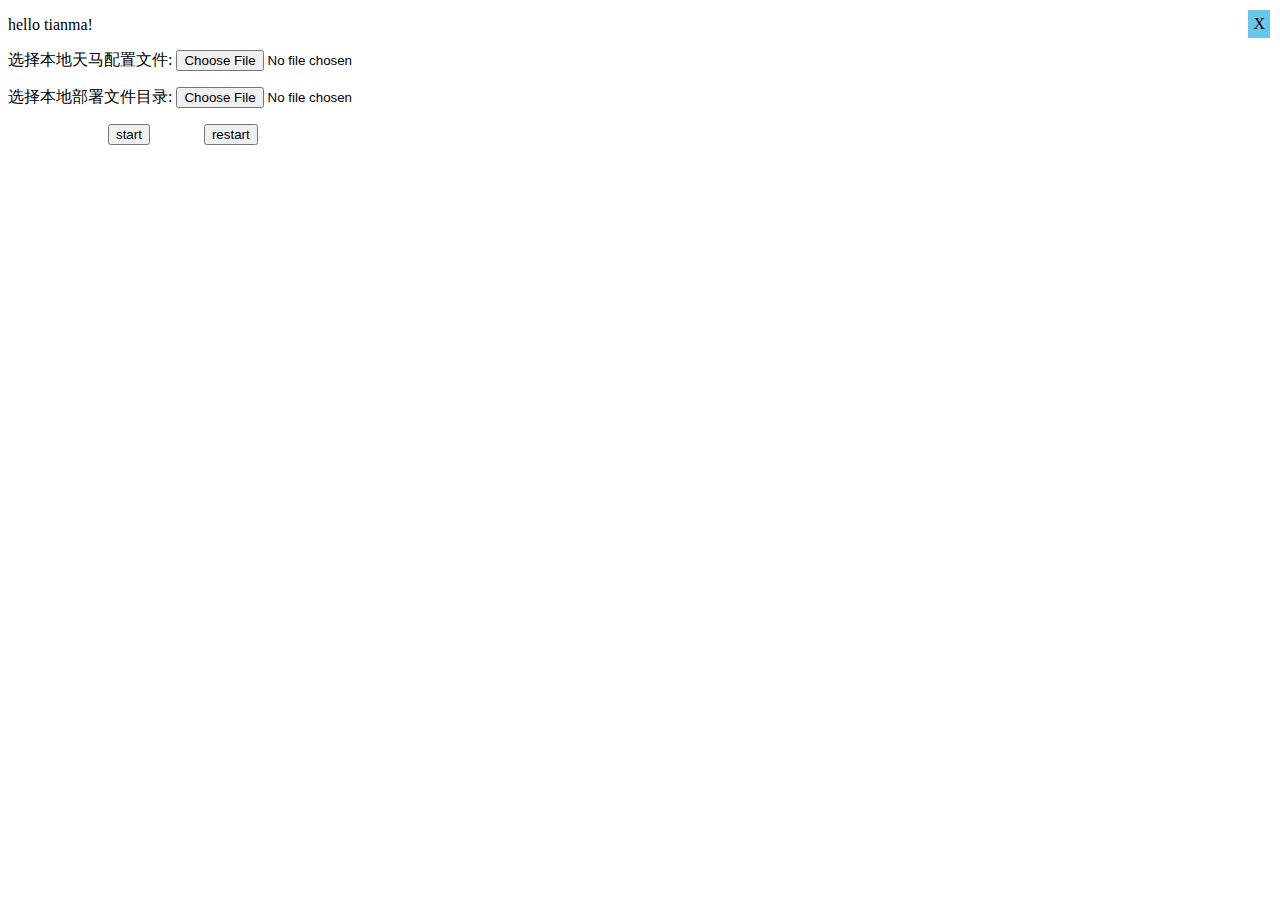
<file: tianma-gui/index.html>
<!DOCTYPE html>
<html>
<head lang="en">
    <meta charset="UTF-8">
    <title>tianma GUI</title>
    <link rel="stylesheet" href="css/index.css" />
    
</head>
<body>

<p>hello tianma!</p>
<p>
	<label>选择本地天马配置文件: </label>
	<input id="tianmaSite" type="file" value="选择本地天马配置文件"/>
</p>
<p>
	<label>选择本地部署文件目录: </label>
	<input id="deployDir" type="file" webkitdirectory="" value="选择本地部署文件目录"/>
</p>
<p>
	<input class="btn-start" id="startTianma" type="button" value="start"></input>
	<input class="btn-restart" id="restartTianma" type="button" value="restart"></input>
</p>

<span id="close">X</span> 

<p id="content"></p>
<script src="js/jquery-1.7.2.js" type="text/javascript"></script>
<script>

    global.$ = $;
    global.document = document;
    global.gui = require('nw.gui');
    global.win = global.gui.Window.get();
    

    require('./js/main.js');
    require('./js/tray.js');


    $("#close").click(function(){
        global.win.close();
    });

</script>
</body>
</html>
</file>
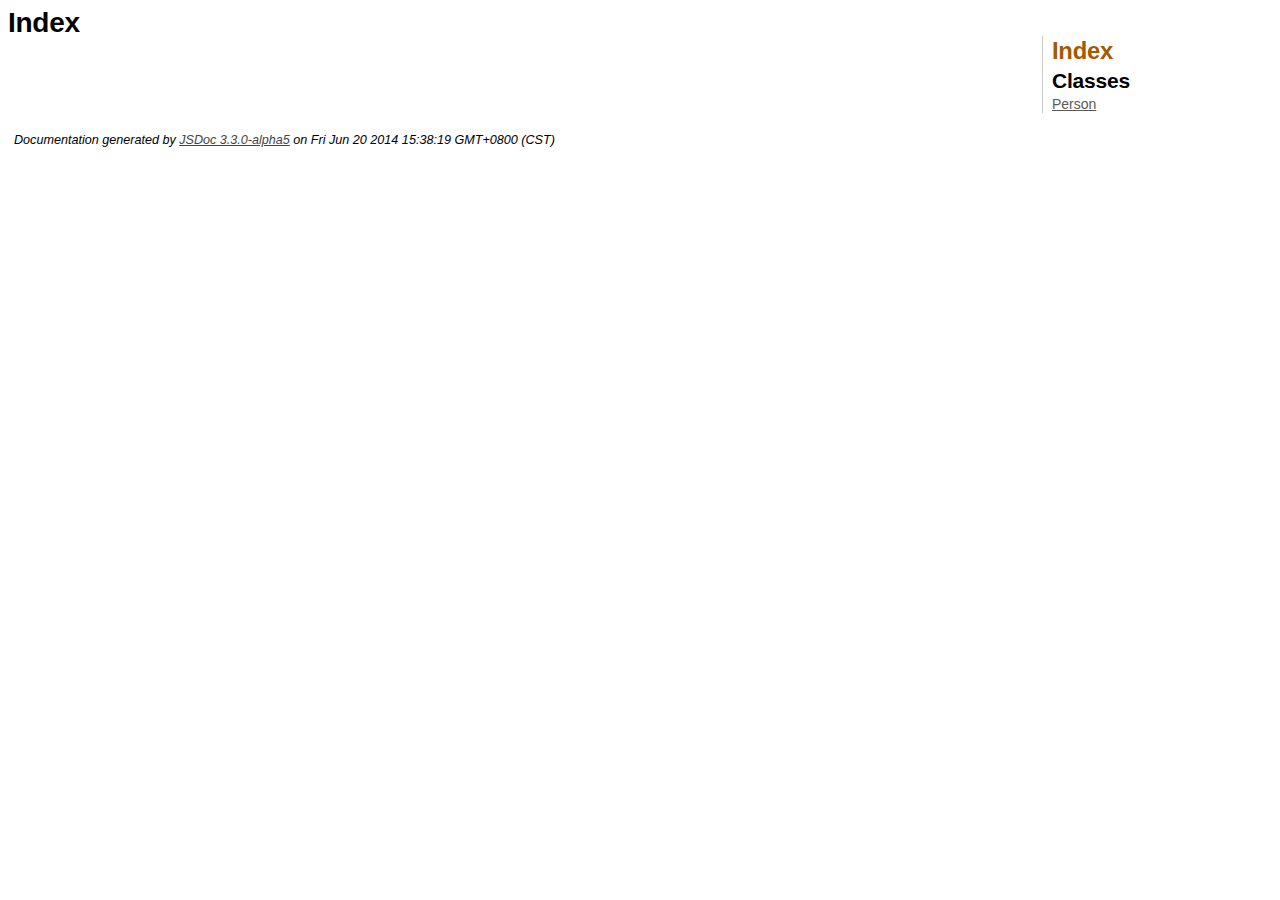
<file: jsdoc/destination/index.html>
<!DOCTYPE html>
<html lang="en">
<head>
    <meta charset="utf-8">
    <title>JSDoc: Index</title>

    <script src="scripts/prettify/prettify.js"> </script>
    <script src="scripts/prettify/lang-css.js"> </script>
    <!--[if lt IE 9]>
      <script src="//html5shiv.googlecode.com/svn/trunk/html5.js"></script>
    <![endif]-->
    <link type="text/css" rel="stylesheet" href="styles/prettify-tomorrow.css">
    <link type="text/css" rel="stylesheet" href="styles/jsdoc-default.css">
</head>

<body>

<div id="main">

    <h1 class="page-title">Index</h1>

    


    


    <h3> </h3>









    









</div>

<nav>
    <h2><a href="index.html">Index</a></h2><h3>Classes</h3><ul><li><a href="Person.html">Person</a></li></ul>
</nav>

<br clear="both">

<footer>
    Documentation generated by <a href="https://github.com/jsdoc3/jsdoc">JSDoc 3.3.0-alpha5</a> on Fri Jun 20 2014 15:38:19 GMT+0800 (CST)
</footer>

<script> prettyPrint(); </script>
<script src="scripts/linenumber.js"> </script>
</body>
</html>
</file>
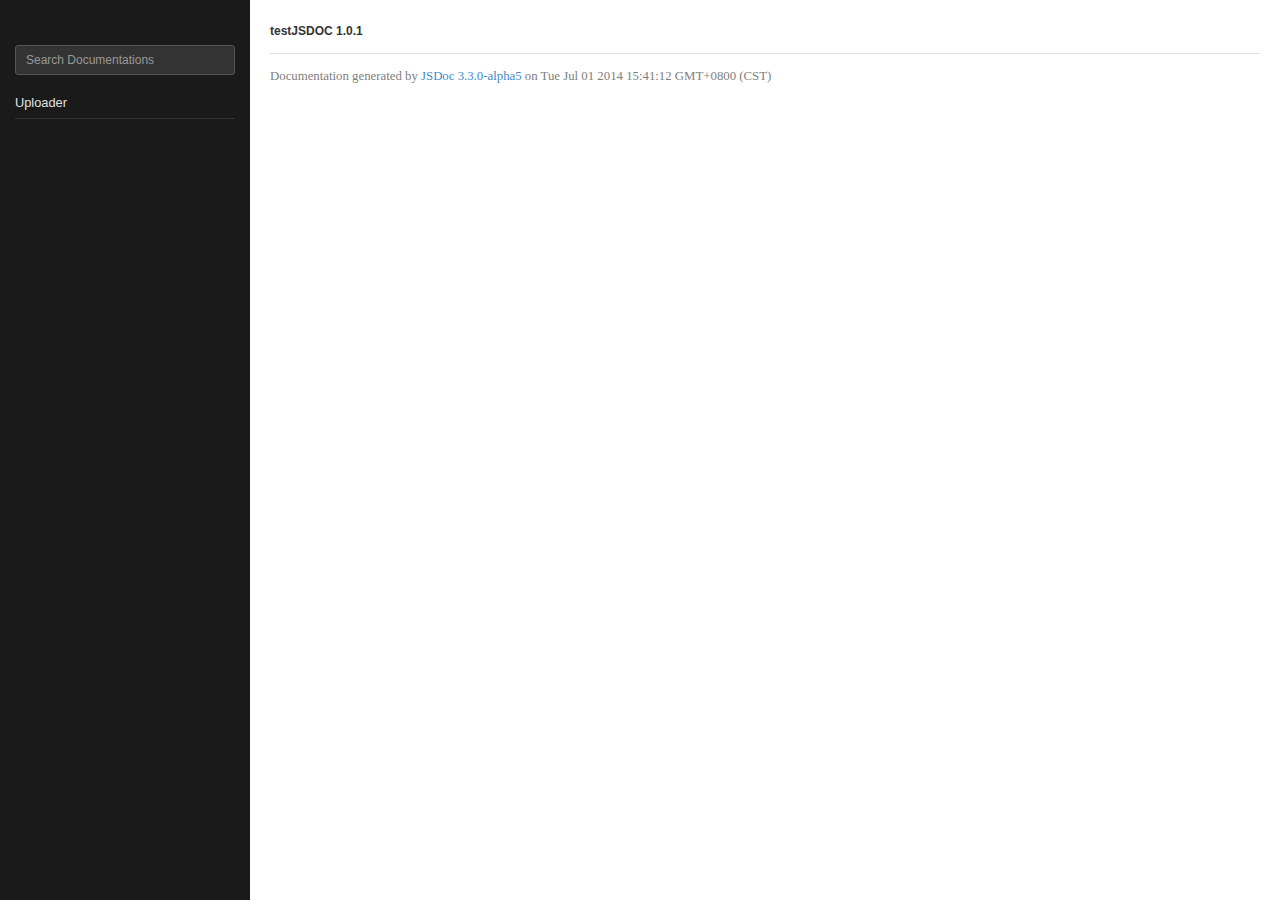
<file: testdoc/jsdoc/doc/jsdoc-inked/testJSDOC/1.0.1/index.html>
<!DOCTYPE html>
<html>
<head>
    <meta charset="utf-8">
    <title>Index</title>
    
    
    <script src="scripts/prettify/prettify.js"></script>
    <script src="scripts/prettify/lang-css.js"></script>
    <script src="scripts/jquery.min.js"></script>
    <!--[if lt IE 9]>
      <script src="//html5shiv.googlecode.com/svn/trunk/html5.js"></script>
    <![endif]-->
    <link type="text/css" rel="stylesheet" href="styles/prettify-tomorrow.css">
    <link type="text/css" rel="stylesheet" href="styles/bootstrap.min.css">
    <link type="text/css" rel="stylesheet" href="styles/jaguar.css">
    
    
    <script>
    var config = {"default":{"outputSourceFiles":true},"monospaceLinks":true,"cleverLinks":true,"systemName":"snow test jsdoc","footer":"Generated with gulp","copyright":"Copyright WebItUp 2014","navType":"vertical","theme":"journal","linenums":true,"collapseSymbols":false,"inverseNav":false};
    </script>
    

    
</head>
<body>
<div id="wrap" class="clearfix">
    
<div class="navigation">
    <h3 class="applicationName"><a href="index.html"></a></h3>

    <div class="search">
        <input id="search" type="text" class="form-control input-sm" placeholder="Search Documentations">
    </div>
    <ul class="list">
    
        <li class="item" data-name="Uploader">
            <span class="title">
                <a href="Uploader.html">Uploader</a>
                
            </span>
            <ul class="members itemMembers">
            
            </ul>
            <ul class="typedefs itemMembers">
            
            </ul>
            <ul class="methods itemMembers">
            
            </ul>
            <ul class="events itemMembers">
            
            </ul>
        </li>
    
    </ul>
</div>
    <div class="main">
        <h1 class="page-title" data-filename="index.html">Index</h1>
        


    


    <h3>testJSDOC 1.0.1</h3>








    









        

        <footer>
            Documentation generated by <a href="https://github.com/jsdoc3/jsdoc">JSDoc 3.3.0-alpha5</a> on Tue Jul 01 2014 15:41:12 GMT+0800 (CST)
        </footer>
    </div>
</div>
<script>prettyPrint();</script>
<script src="scripts/linenumber.js"></script>
<script src="scripts/main.js"></script>
</body>
</html>
</file>
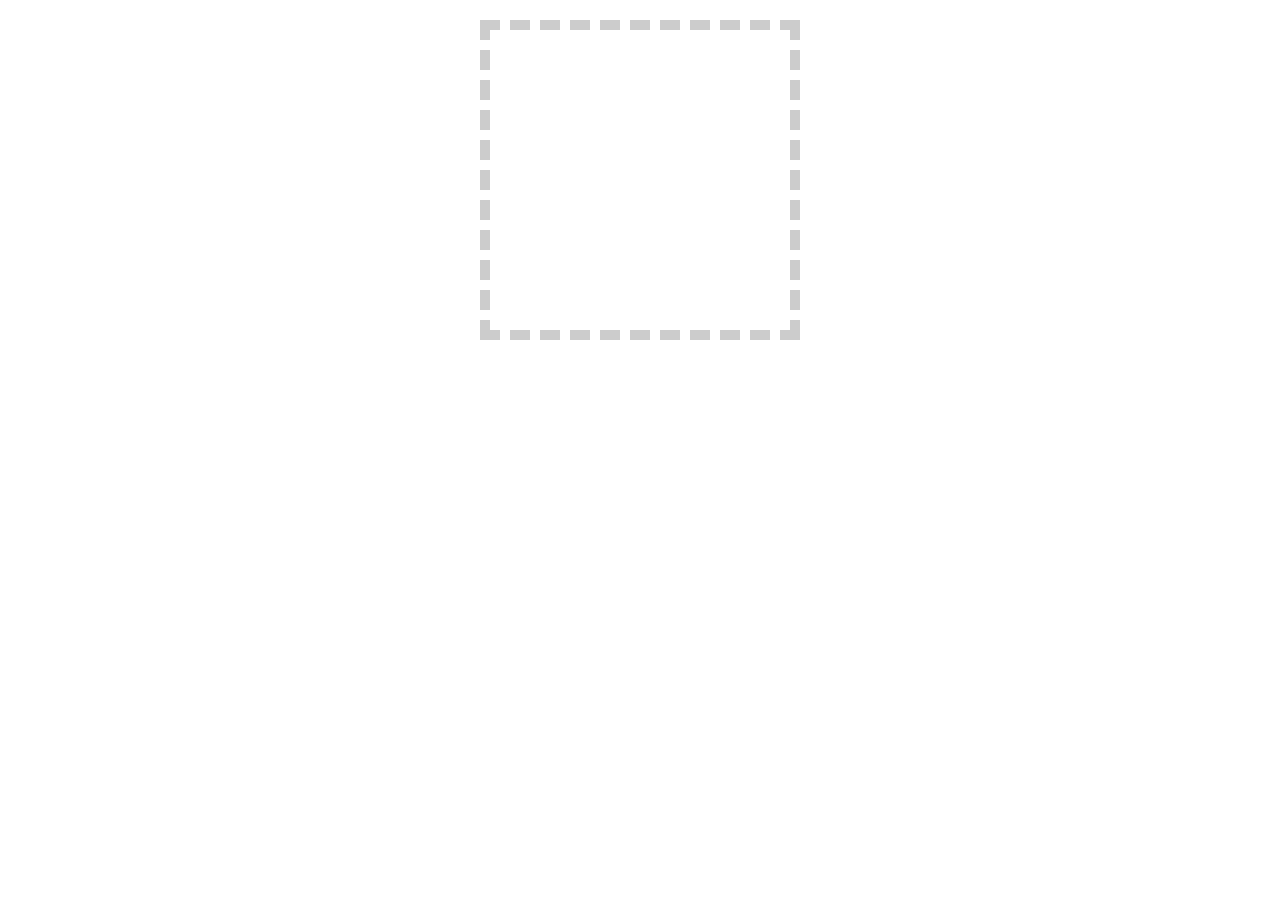
<file: tianma-gui/tryDrag.html>
<html>
<body>
<style>
#holder { border: 10px dashed #ccc; width: 300px; height: 300px; margin: 20px auto;}
#holder.hover { border: 10px dashed #333; }
</style>
<div id="holder"></div>
<script>
// prevent default behavior from changing page on dropped file
window.ondragover = function(e) { e.preventDefault(); return false };
window.ondrop = function(e) { e.preventDefault(); return false };

var holder = document.getElementById('holder');
holder.ondragover = function () { this.className = 'hover'; return false; };
holder.ondragend = function () { this.className = ''; return false; };
holder.ondrop = function (e) {
  e.preventDefault();

  for (var i = 0; i < e.dataTransfer.files.length; ++i) {
    console.log(e.dataTransfer.files[i].path);
  }
  return false;
};
holder.ondrop = function (e) {
  e.preventDefault();

  var file = e.dataTransfer.files[0],
      reader = new FileReader();
  reader.onload = function (event) {
    console.log(event.target);
  };
  console.log(file);
  reader.readAsDataURL(file);

  return false;
};
</script>
</body>
</html>
</file>
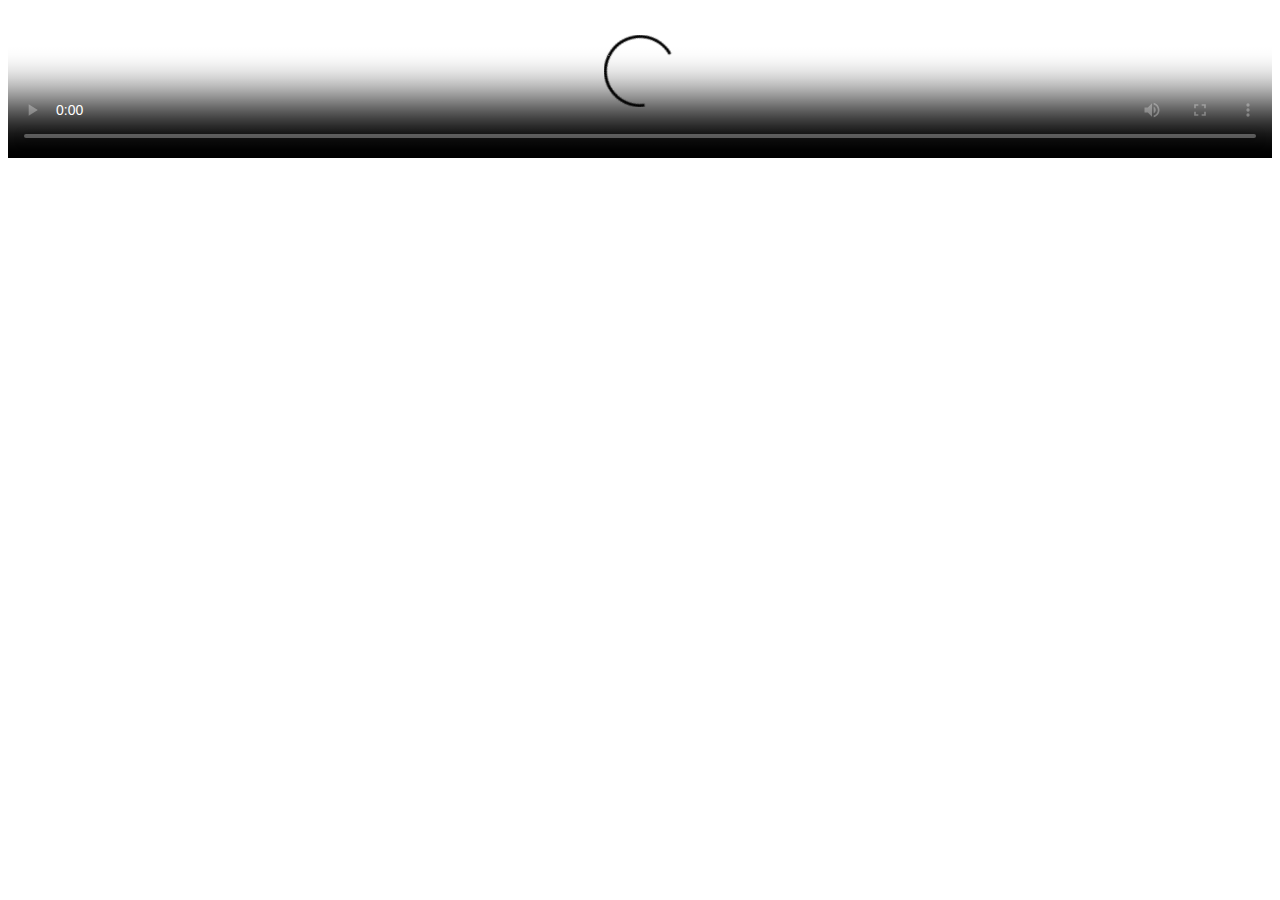
<file: video/default.html>
<!DOCTYPE HTML>
<html>
     <head>
     	  <title>ABC</title>
          <meta charset='utf-8' />
          <style type="text/css">

            ::cue {
              background: #fff;
              opacity: 0.6;
              -webkit-opacity:0.6;
              font-size:14px;
              color: #444;
              font: 1em sans-serif;
            }

          </style>
     </head>
     <body>
                  <video class="featurette" controls="controls" data-featurette="video-player" data-record-video-view-url="http://teamtreehouse.com/videos/4222/record_video_view" data-record-view-segment-url="http://teamtreehouse.com/videos/4222/record_view_segment" poster="http://wpc.A8B5.edgecastcdn.net/80A8B5/treehouse/stills/TH-Trailers_AndroidApp_Ben-stills-0.jpg?[base64]" preload="auto" style="width: 100%; height: 100%"><source src="http://wpc.A8B5.edgecastcdn.net/80A8B5/treehouse/videos/TH-Trailers_AndroidApp_Ben-534.webm?[base64]" type="video/webm" /><source src="http://wpc.A8B5.edgecastcdn.net/80A8B5/treehouse/videos/TH-Trailers_AndroidApp_Ben-534.mp4?[base64]" type="video/mp4" />
                    <track style="font-size: 16px !important;" kind="captions" src="./zm.vtt" srclang="zh" label="Chinese" default />
                    <track style="font-size: 16px;" kind="captions" src="./zm.vtt" srclang="en" label="English" />
                  </video>
     </body>
</html>
</file>
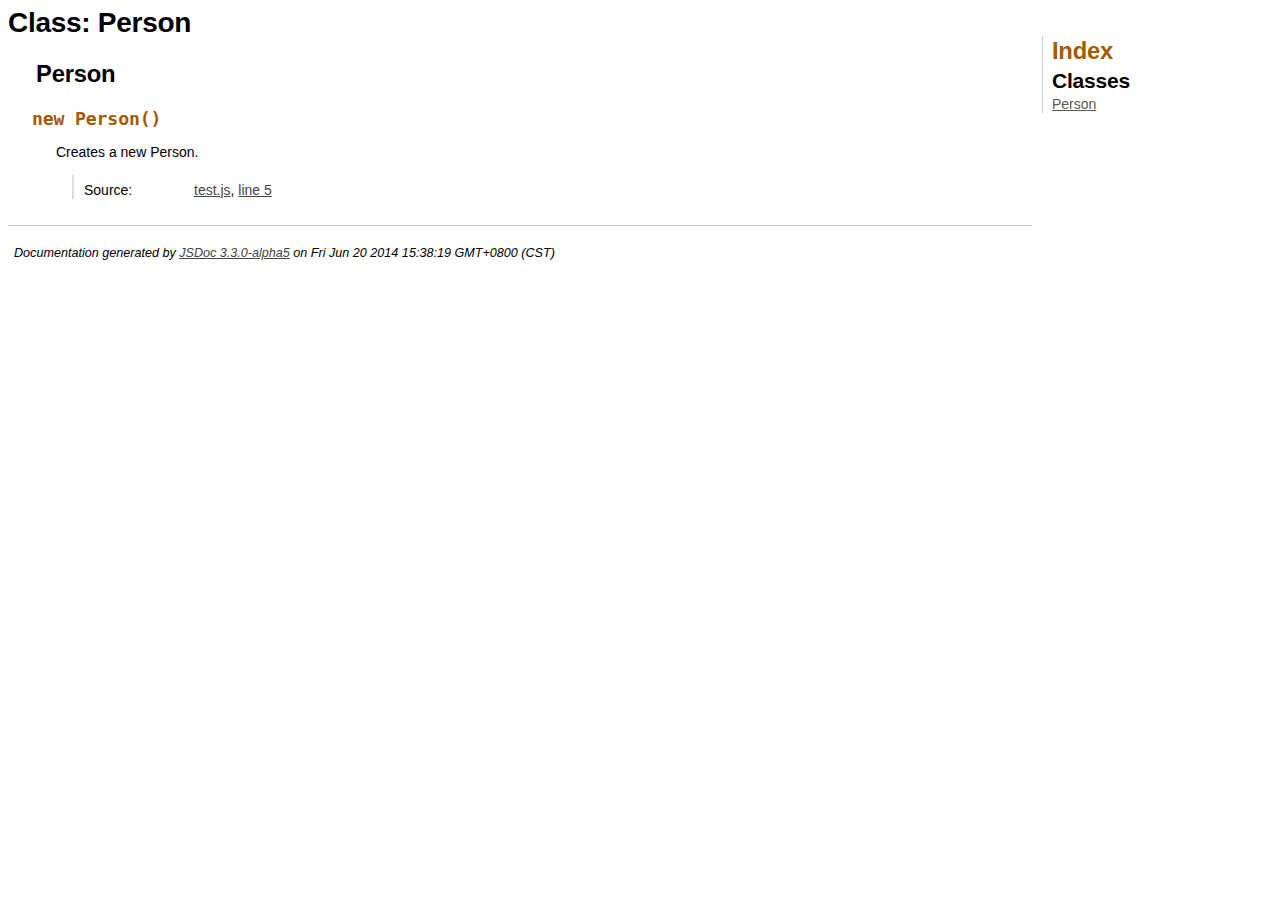
<file: jsdoc/destination/Person.html>
<!DOCTYPE html>
<html lang="en">
<head>
    <meta charset="utf-8">
    <title>JSDoc: Class: Person</title>

    <script src="scripts/prettify/prettify.js"> </script>
    <script src="scripts/prettify/lang-css.js"> </script>
    <!--[if lt IE 9]>
      <script src="//html5shiv.googlecode.com/svn/trunk/html5.js"></script>
    <![endif]-->
    <link type="text/css" rel="stylesheet" href="styles/prettify-tomorrow.css">
    <link type="text/css" rel="stylesheet" href="styles/jsdoc-default.css">
</head>

<body>

<div id="main">

    <h1 class="page-title">Class: Person</h1>

    



<section>

<header>
    <h2>
    Person
    </h2>
    
</header>

<article>
    <div class="container-overview">
    

    
        
<dt>
    <h4 class="name" id="Person"><span class="type-signature"></span>new Person<span class="signature">()</span><span class="type-signature"></span></h4>

    
</dt>
<dd>

    
    <div class="description">
        Creates a new Person.
    </div>
    

    

    

    

    
<dl class="details">
    

    

    

    

    

    

    

    

    

    
    <dt class="tag-source">Source:</dt>
    <dd class="tag-source"><ul class="dummy"><li>
        <a href="test.js.html">test.js</a>, <a href="test.js.html#line5">line 5</a>
    </li></ul></dd>
    

    

    

    
</dl>


    

    

    

    

    

    

    
</dd>

    
    </div>

    

    

    

    

    

    

    

    

    
</article>

</section>




</div>

<nav>
    <h2><a href="index.html">Index</a></h2><h3>Classes</h3><ul><li><a href="Person.html">Person</a></li></ul>
</nav>

<br clear="both">

<footer>
    Documentation generated by <a href="https://github.com/jsdoc3/jsdoc">JSDoc 3.3.0-alpha5</a> on Fri Jun 20 2014 15:38:19 GMT+0800 (CST)
</footer>

<script> prettyPrint(); </script>
<script src="scripts/linenumber.js"> </script>
</body>
</html>
</file>
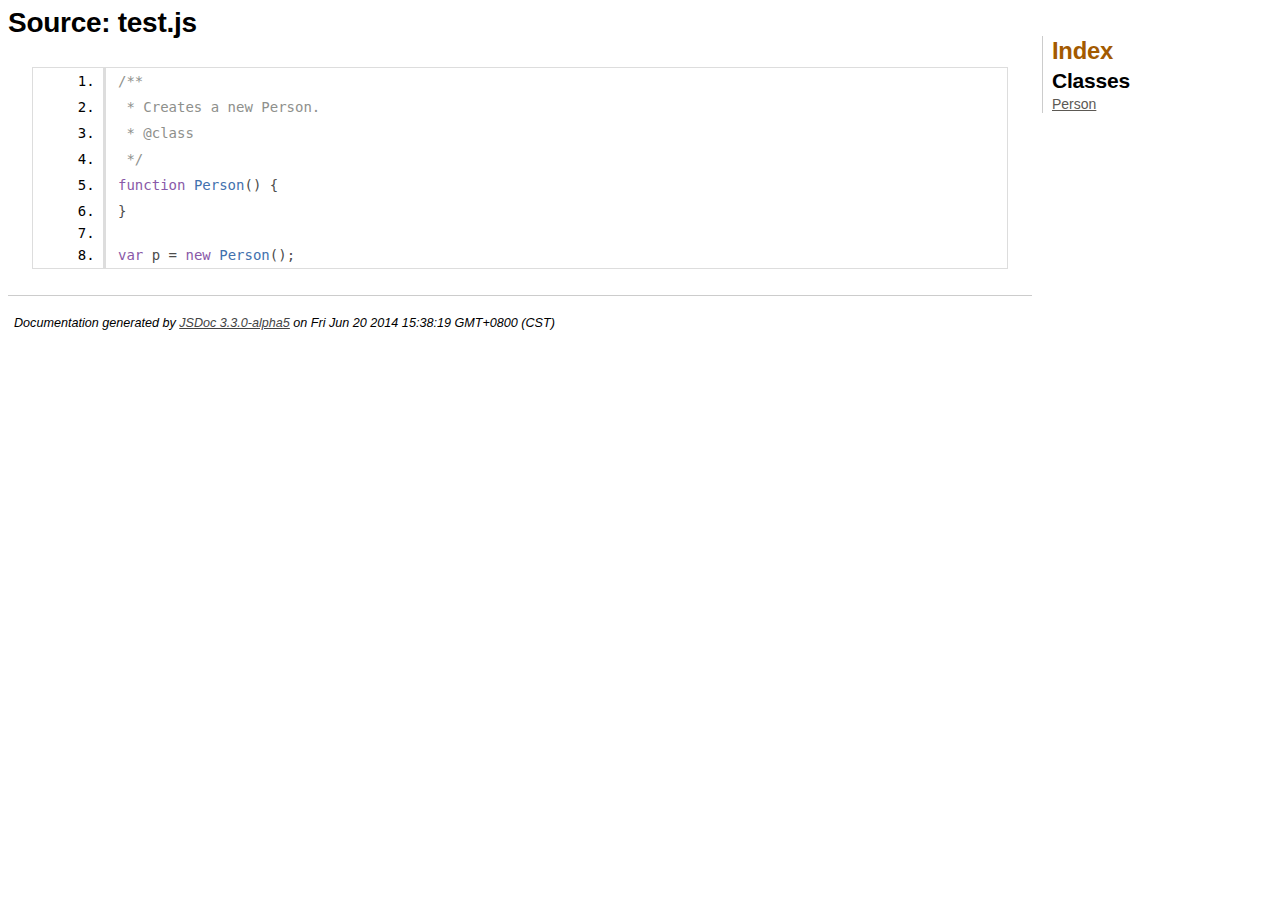
<file: jsdoc/destination/test.js.html>
<!DOCTYPE html>
<html lang="en">
<head>
    <meta charset="utf-8">
    <title>JSDoc: Source: test.js</title>

    <script src="scripts/prettify/prettify.js"> </script>
    <script src="scripts/prettify/lang-css.js"> </script>
    <!--[if lt IE 9]>
      <script src="//html5shiv.googlecode.com/svn/trunk/html5.js"></script>
    <![endif]-->
    <link type="text/css" rel="stylesheet" href="styles/prettify-tomorrow.css">
    <link type="text/css" rel="stylesheet" href="styles/jsdoc-default.css">
</head>

<body>

<div id="main">

    <h1 class="page-title">Source: test.js</h1>

    


    
    <section>
        <article>
            <pre class="prettyprint source linenums"><code>/**
 * Creates a new Person.
 * @class
 */
function Person() {
}

var p = new Person();</code></pre>
        </article>
    </section>




</div>

<nav>
    <h2><a href="index.html">Index</a></h2><h3>Classes</h3><ul><li><a href="Person.html">Person</a></li></ul>
</nav>

<br clear="both">

<footer>
    Documentation generated by <a href="https://github.com/jsdoc3/jsdoc">JSDoc 3.3.0-alpha5</a> on Fri Jun 20 2014 15:38:19 GMT+0800 (CST)
</footer>

<script> prettyPrint(); </script>
<script src="scripts/linenumber.js"> </script>
</body>
</html>
</file>
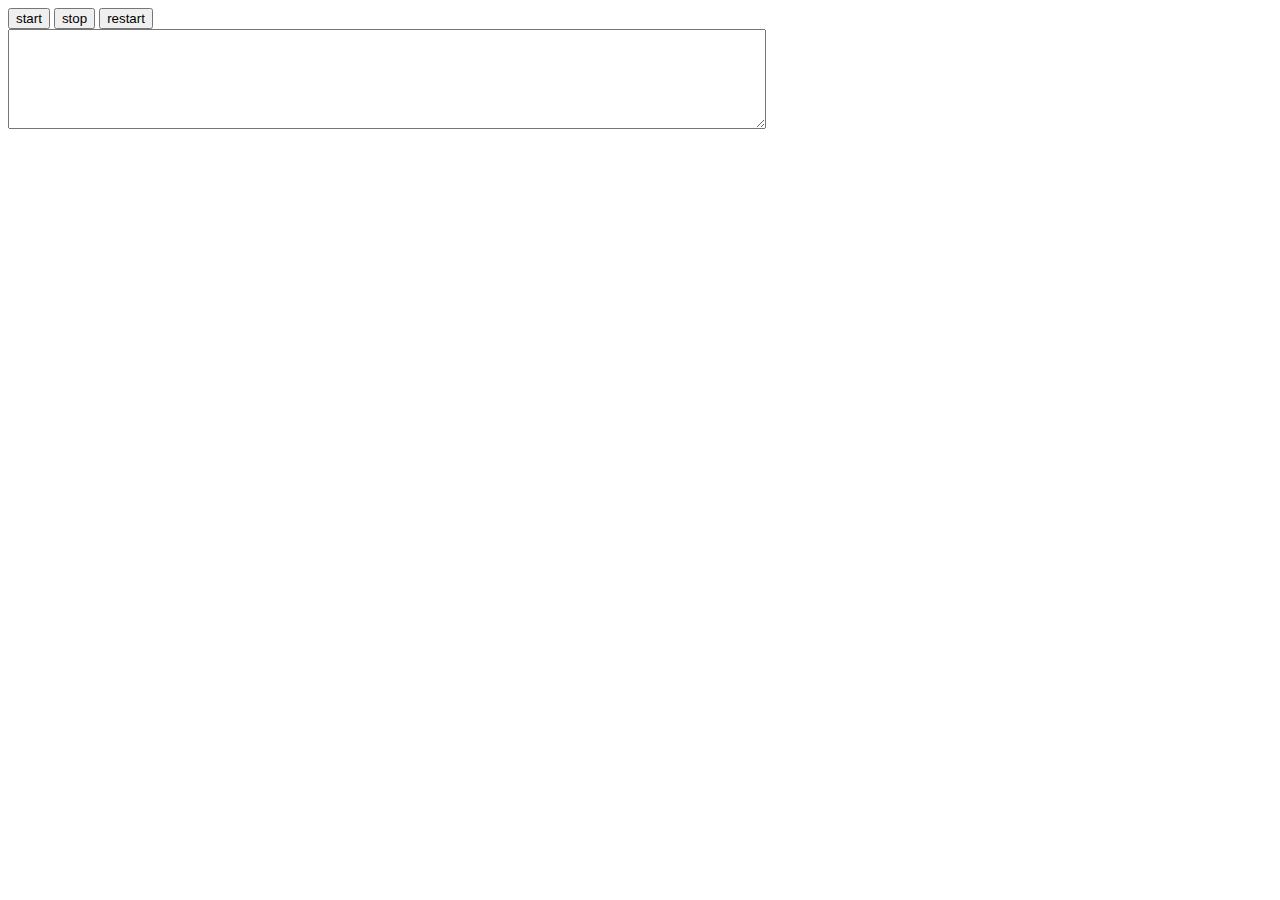
<file: tianma-gui/node-lib/tianma-cmd/examples/example.html>
<html>
	<head>
		<title>Tianma.Cmd Test</title>
		<script>
			var TianmaCmd=require('../src/tianma-cmd');
			
			cmd=new TianmaCmd('d:/workspace/tianma/work/');
			
			function doStart(){
				runCmd('start');
			}
			
			function doStop(){
				runCmd('stop');
			}
			
			function doRestart(){
				runCmd('restart');
			}
			
			function runCmd(fn){
				cmd[fn](function(error,stdout,stderr){
					log(fn+':'+stdout);
				});
			}
			
			var logs=[];
			function log(str){
				logs.push(str);
				document.getElementById('console').value=logs.join('\n');
			}
		</script>
	</head>
	<body>
		<button onclick="doStart()">start</button>
		<button onclick="doStop()">stop</button>
		<button onclick="doRestart()">restart</button>
		
		<br/>
		<textarea id="console" style="width:60%;height:100px;"></textarea>
	</body>
</html>
</file>
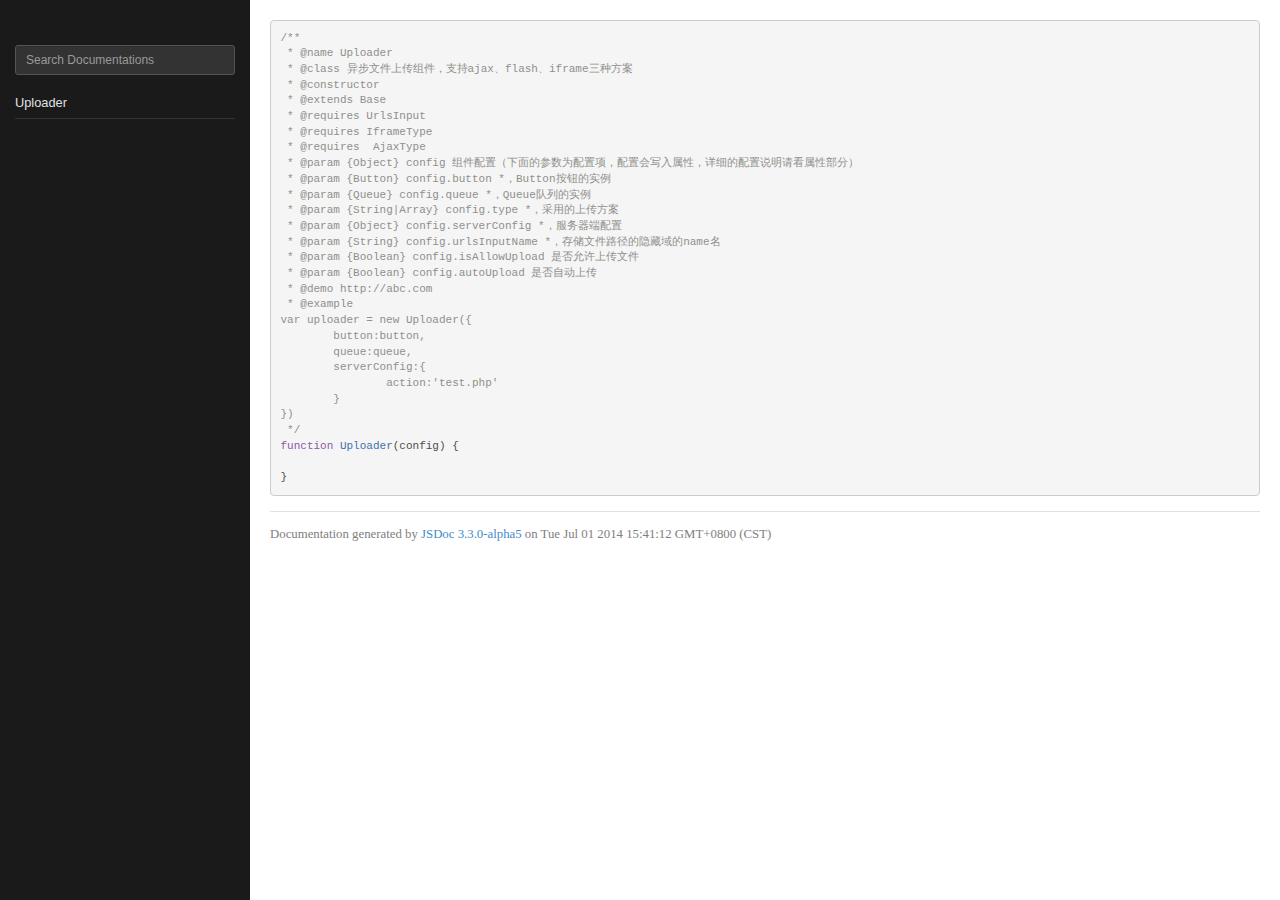
<file: testdoc/jsdoc/doc/jsdoc-inked/testJSDOC/1.0.1/app.js.html>
<!DOCTYPE html>
<html>
<head>
    <meta charset="utf-8">
    <title>Source: app.js</title>
    
    
    <script src="scripts/prettify/prettify.js"></script>
    <script src="scripts/prettify/lang-css.js"></script>
    <script src="scripts/jquery.min.js"></script>
    <!--[if lt IE 9]>
      <script src="//html5shiv.googlecode.com/svn/trunk/html5.js"></script>
    <![endif]-->
    <link type="text/css" rel="stylesheet" href="styles/prettify-tomorrow.css">
    <link type="text/css" rel="stylesheet" href="styles/bootstrap.min.css">
    <link type="text/css" rel="stylesheet" href="styles/jaguar.css">
    
    
    <script>
    var config = {"default":{"outputSourceFiles":true},"monospaceLinks":true,"cleverLinks":true,"systemName":"snow test jsdoc","footer":"Generated with gulp","copyright":"Copyright WebItUp 2014","navType":"vertical","theme":"journal","linenums":true,"collapseSymbols":false,"inverseNav":false};
    </script>
    

    
</head>
<body>
<div id="wrap" class="clearfix">
    
<div class="navigation">
    <h3 class="applicationName"><a href="index.html"></a></h3>

    <div class="search">
        <input id="search" type="text" class="form-control input-sm" placeholder="Search Documentations">
    </div>
    <ul class="list">
    
        <li class="item" data-name="Uploader">
            <span class="title">
                <a href="Uploader.html">Uploader</a>
                
            </span>
            <ul class="members itemMembers">
            
            </ul>
            <ul class="typedefs itemMembers">
            
            </ul>
            <ul class="methods itemMembers">
            
            </ul>
            <ul class="events itemMembers">
            
            </ul>
        </li>
    
    </ul>
</div>
    <div class="main">
        <h1 class="page-title" data-filename="app.js.html">Source: app.js</h1>
        


    
    <section>
        <article>
            <pre class="prettyprint source"><code>/**
 * @name Uploader
 * @class 异步文件上传组件，支持ajax、flash、iframe三种方案
 * @constructor
 * @extends Base
 * @requires UrlsInput
 * @requires IframeType
 * @requires  AjaxType
 * @param {Object} config 组件配置（下面的参数为配置项，配置会写入属性，详细的配置说明请看属性部分）
 * @param {Button} config.button *，Button按钮的实例
 * @param {Queue} config.queue *，Queue队列的实例
 * @param {String|Array} config.type *，采用的上传方案
 * @param {Object} config.serverConfig *，服务器端配置
 * @param {String} config.urlsInputName *，存储文件路径的隐藏域的name名
 * @param {Boolean} config.isAllowUpload 是否允许上传文件
 * @param {Boolean} config.autoUpload 是否自动上传
 * @demo http://abc.com
 * @example
var uploader = new Uploader({
	button:button,
	queue:queue,
	serverConfig:{
		action:'test.php'
	}
})
 */
function Uploader(config) { 

}</code></pre>
        </article>
    </section>





        

        <footer>
            Documentation generated by <a href="https://github.com/jsdoc3/jsdoc">JSDoc 3.3.0-alpha5</a> on Tue Jul 01 2014 15:41:12 GMT+0800 (CST)
        </footer>
    </div>
</div>
<script>prettyPrint();</script>
<script src="scripts/linenumber.js"></script>
<script src="scripts/main.js"></script>
</body>
</html>
</file>
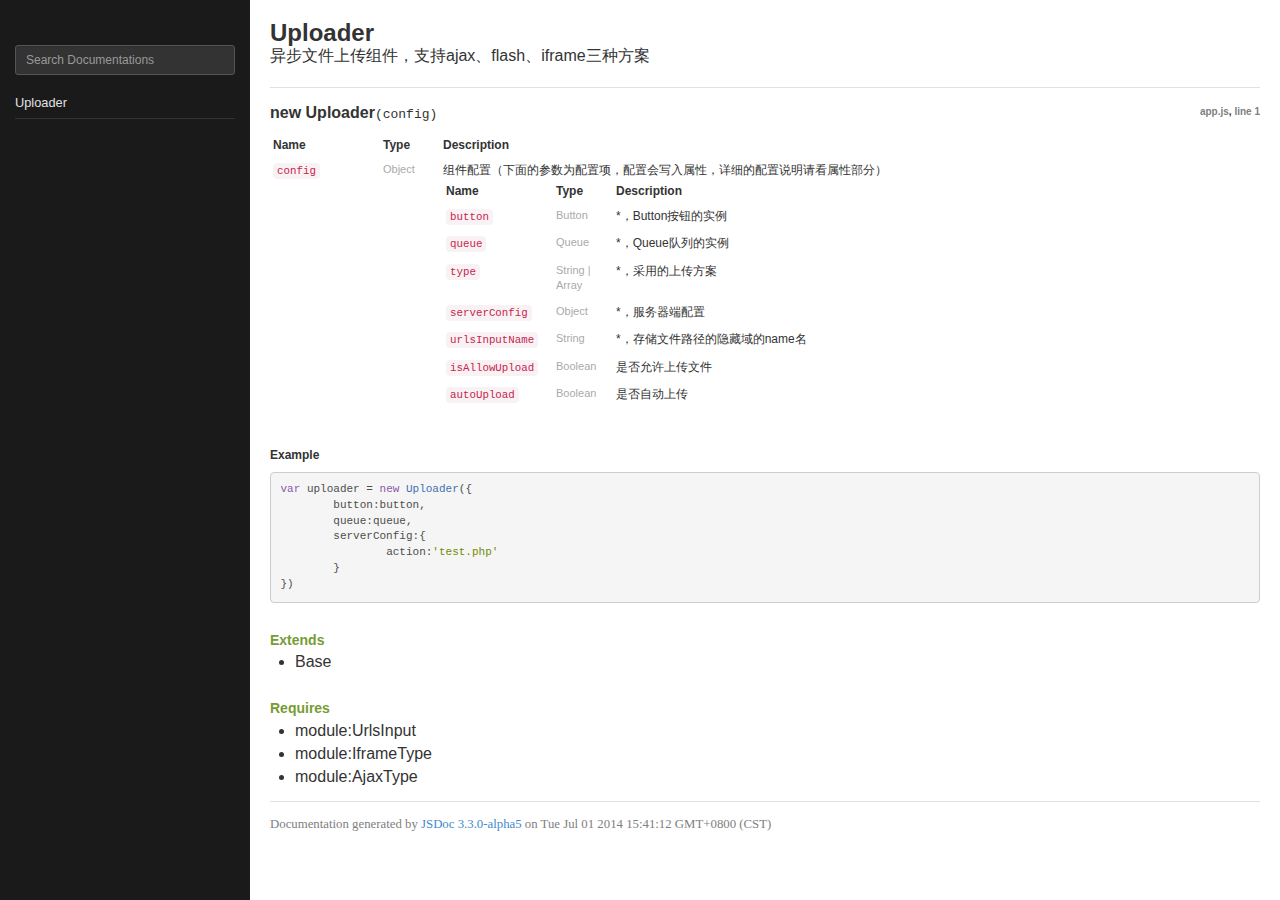
<file: testdoc/jsdoc/doc/jsdoc-inked/testJSDOC/1.0.1/Uploader.html>
<!DOCTYPE html>
<html>
<head>
    <meta charset="utf-8">
    <title>Class: Uploader</title>
    
    
    <script src="scripts/prettify/prettify.js"></script>
    <script src="scripts/prettify/lang-css.js"></script>
    <script src="scripts/jquery.min.js"></script>
    <!--[if lt IE 9]>
      <script src="//html5shiv.googlecode.com/svn/trunk/html5.js"></script>
    <![endif]-->
    <link type="text/css" rel="stylesheet" href="styles/prettify-tomorrow.css">
    <link type="text/css" rel="stylesheet" href="styles/bootstrap.min.css">
    <link type="text/css" rel="stylesheet" href="styles/jaguar.css">
    
    
    <script>
    var config = {"default":{"outputSourceFiles":true},"monospaceLinks":true,"cleverLinks":true,"systemName":"snow test jsdoc","footer":"Generated with gulp","copyright":"Copyright WebItUp 2014","navType":"vertical","theme":"journal","linenums":true,"collapseSymbols":false,"inverseNav":false};
    </script>
    

    
</head>
<body>
<div id="wrap" class="clearfix">
    
<div class="navigation">
    <h3 class="applicationName"><a href="index.html"></a></h3>

    <div class="search">
        <input id="search" type="text" class="form-control input-sm" placeholder="Search Documentations">
    </div>
    <ul class="list">
    
        <li class="item" data-name="Uploader">
            <span class="title">
                <a href="Uploader.html">Uploader</a>
                
            </span>
            <ul class="members itemMembers">
            
            </ul>
            <ul class="typedefs itemMembers">
            
            </ul>
            <ul class="methods itemMembers">
            
            </ul>
            <ul class="events itemMembers">
            
            </ul>
        </li>
    
    </ul>
</div>
    <div class="main">
        <h1 class="page-title" data-filename="Uploader.html">Class: Uploader</h1>
        



<section>
    
<header>
    <h2>
    Uploader
    </h2>
    
        <div class="class-description">异步文件上传组件，支持ajax、flash、iframe三种方案</div>
    
</header>  

<article>
    <div class="container-overview">
    
    
    
        
<dt>
    <div class="nameContainer">
        <h4 class="name" id="Uploader">
            
            new Uploader<span class="signature">(config)</span>
        </h4>
    
        
        <div class="tag-source">
            <a href="app.js.html">app.js</a>, <a href="app.js.html#line1">line 1</a>
        </div>
        
    </div>

    
</dt>
<dd>
    
    

    
    
    
    
    
        

<table class="params">
    <thead>
	<tr>
		
		<th>Name</th>
		
		
		<th>Type</th>
		
		
		
		<th class="last">Description</th>
	</tr>
	</thead>
	
	<tbody>
	
	
        <tr>
            
                <td class="name"><code>config</code></td>
            
            
            <td class="type">
            
                
<span class="param-type">Object</span>


            
            </td>
            
            
            
            <td class="description last">
                
                组件配置（下面的参数为配置项，配置会写入属性，详细的配置说明请看属性部分）
                

<table class="params">
    <thead>
	<tr>
		
		<th>Name</th>
		
		
		<th>Type</th>
		
		
		
		<th class="last">Description</th>
	</tr>
	</thead>
	
	<tbody>
	
	
        <tr>
            
                <td class="name"><code>button</code></td>
            
            
            <td class="type">
            
                
<span class="param-type">Button</span>


            
            </td>
            
            
            
            <td class="description last">
                
                *，Button按钮的实例</td>
        </tr>
	
	
	
        <tr>
            
                <td class="name"><code>queue</code></td>
            
            
            <td class="type">
            
                
<span class="param-type">Queue</span>


            
            </td>
            
            
            
            <td class="description last">
                
                *，Queue队列的实例</td>
        </tr>
	
	
	
        <tr>
            
                <td class="name"><code>type</code></td>
            
            
            <td class="type">
            
                
<span class="param-type">String</span>
|

<span class="param-type">Array</span>


            
            </td>
            
            
            
            <td class="description last">
                
                *，采用的上传方案</td>
        </tr>
	
	
	
        <tr>
            
                <td class="name"><code>serverConfig</code></td>
            
            
            <td class="type">
            
                
<span class="param-type">Object</span>


            
            </td>
            
            
            
            <td class="description last">
                
                *，服务器端配置</td>
        </tr>
	
	
	
        <tr>
            
                <td class="name"><code>urlsInputName</code></td>
            
            
            <td class="type">
            
                
<span class="param-type">String</span>


            
            </td>
            
            
            
            <td class="description last">
                
                *，存储文件路径的隐藏域的name名</td>
        </tr>
	
	
	
        <tr>
            
                <td class="name"><code>isAllowUpload</code></td>
            
            
            <td class="type">
            
                
<span class="param-type">Boolean</span>


            
            </td>
            
            
            
            <td class="description last">
                
                是否允许上传文件</td>
        </tr>
	
	
	
        <tr>
            
                <td class="name"><code>autoUpload</code></td>
            
            
            <td class="type">
            
                
<span class="param-type">Boolean</span>


            
            </td>
            
            
            
            <td class="description last">
                
                是否自动上传</td>
        </tr>
	
	
	</tbody>
</table>
            </td>
        </tr>
	
	
	</tbody>
</table>
    
    
    
<dl class="details">
    
        
    
    
    

    
    
    
    
    
    
    
    
    
    
    
    
    
    
    
</dl>

    
    

    

    
    
    
    
    
    
    
        <h5>Example</h5>
        

    
    <pre class="prettyprint"><code>var uploader = new Uploader({
	button:button,
	queue:queue,
	serverConfig:{
		action:'test.php'
	}
})</code></pre>
    

    
</dd>

    
    </div>
    
    
        <h3 class="subsection-title">Extends</h3>
        
        <ul>
            <li>Base</li>
        </ul>
    
    
    
    
    
        <h3 class="subsection-title">Requires</h3>
        
        <ul>
            <li>module:UrlsInput</li>
        
            <li>module:IframeType</li>
        
            <li>module:AjaxType</li>
        </ul>
    
    
    
    
    
    
    
    
    
    
    
    
    
</article>

</section>  





        

        <footer>
            Documentation generated by <a href="https://github.com/jsdoc3/jsdoc">JSDoc 3.3.0-alpha5</a> on Tue Jul 01 2014 15:41:12 GMT+0800 (CST)
        </footer>
    </div>
</div>
<script>prettyPrint();</script>
<script src="scripts/linenumber.js"></script>
<script src="scripts/main.js"></script>
</body>
</html>
</file>
<file: tianma-gui/css/index.css>
/* 让窗体可拖动 */
body{
    -webkit-user-select:none;
    -webkit-app-region:drag;
}

#close{
	position: absolute;
	right:10px;
	top:10px;
	background: #66C7EB;
	padding:5px;
	cursor: pointer;
}

.btn-start { margin-left: 100px;}
.btn-start:hover, .btn-restart:hover { cursor: pointer;}
.btn-restart { margin-left: 50px;}>>>>>>> .r102851
</file>
<file: jsdoc/destination/styles/prettify-tomorrow.css>
/* Tomorrow Theme */
/* Original theme - https://github.com/chriskempson/tomorrow-theme */
/* Pretty printing styles. Used with prettify.js. */
/* SPAN elements with the classes below are added by prettyprint. */
/* plain text */
.pln {
  color: #4d4d4c; }

@media screen {
  /* string content */
  .str {
    color: #718c00; }

  /* a keyword */
  .kwd {
    color: #8959a8; }

  /* a comment */
  .com {
    color: #8e908c; }

  /* a type name */
  .typ {
    color: #4271ae; }

  /* a literal value */
  .lit {
    color: #f5871f; }

  /* punctuation */
  .pun {
    color: #4d4d4c; }

  /* lisp open bracket */
  .opn {
    color: #4d4d4c; }

  /* lisp close bracket */
  .clo {
    color: #4d4d4c; }

  /* a markup tag name */
  .tag {
    color: #c82829; }

  /* a markup attribute name */
  .atn {
    color: #f5871f; }

  /* a markup attribute value */
  .atv {
    color: #3e999f; }

  /* a declaration */
  .dec {
    color: #f5871f; }

  /* a variable name */
  .var {
    color: #c82829; }

  /* a function name */
  .fun {
    color: #4271ae; } }
/* Use higher contrast and text-weight for printable form. */
@media print, projection {
  .str {
    color: #060; }

  .kwd {
    color: #006;
    font-weight: bold; }

  .com {
    color: #600;
    font-style: italic; }

  .typ {
    color: #404;
    font-weight: bold; }

  .lit {
    color: #044; }

  .pun, .opn, .clo {
    color: #440; }

  .tag {
    color: #006;
    font-weight: bold; }

  .atn {
    color: #404; }

  .atv {
    color: #060; } }
/* Style */
/*
pre.prettyprint {
  background: white;
  font-family: Menlo, Monaco, Consolas, monospace;
  font-size: 12px;
  line-height: 1.5;
  border: 1px solid #ccc;
  padding: 10px; }
*/

/* Specify class=linenums on a pre to get line numbering */
ol.linenums {
  margin-top: 0;
  margin-bottom: 0; }

/* IE indents via margin-left */
li.L0,
li.L1,
li.L2,
li.L3,
li.L4,
li.L5,
li.L6,
li.L7,
li.L8,
li.L9 {
  /* */ }

/* Alternate shading for lines */
li.L1,
li.L3,
li.L5,
li.L7,
li.L9 {
  /* */ }
</file>
<file: jsdoc/destination/styles/jsdoc-default.css>
html
{
    overflow: auto;
    background-color: #fff;
}

body
{
    font: 14px "DejaVu Sans Condensed", "Liberation Sans", "Nimbus Sans L", Tahoma, Geneva, "Helvetica Neue", Helvetica, Arial, sans-serif;
    line-height: 130%;
    color: #000;
    background-color: #fff;
}

a {
    color: #444;
}

a:visited {
    color: #444;
}

a:active {
    color: #444;
}

header
{
    display: block;
    padding: 6px 4px;
}

.class-description {
    font-style: italic;
    font-family: Palatino, 'Palatino Linotype', serif;
    font-size: 130%;
    line-height: 140%;
    margin-bottom: 1em;
    margin-top: 1em;
}

#main {
    float: left;
    width: 100%;
}

section
{
    display: block;

    background-color: #fff;
    padding: 12px 24px;
    border-bottom: 1px solid #ccc;
    margin-right: 240px;
}

.variation {
    display: none;
}

.optional:after {
    content: "opt";
    font-size: 60%;
    color: #aaa;
    font-style: italic;
    font-weight: lighter;
}

nav
{
    display: block;
    float: left;
    margin-left: -230px;
    margin-top: 28px;
    width: 220px;
    border-left: 1px solid #ccc;
    padding-left: 9px;
}

nav ul {
    font-family: 'Lucida Grande', 'Lucida Sans Unicode', arial, sans-serif;
    font-size: 100%;
    line-height: 17px;
    padding:0;
    margin:0;
    list-style-type:none;
}

nav h2 a, nav h2 a:visited {
    color: #A35A00;
    text-decoration: none;
}

nav h3 {
    margin-top: 12px;
}

nav li {
    margin-top: 6px;
}

nav a {
    color: #5C5954;
}

nav a:visited {
    color: #5C5954;
}

nav a:active {
    color: #5C5954;
}

footer {
    display: block;
    padding: 6px;
    margin-top: 12px;
    font-style: italic;
    font-size: 90%;
}

h1
{
    font-size: 200%;
    font-weight: bold;
    letter-spacing: -0.01em;
    margin: 6px 0 9px 0;
}

h2
{
    font-size: 170%;
    font-weight: bold;
    letter-spacing: -0.01em;
    margin: 6px 0 3px 0;
}

h3
{
    font-size: 150%;
    font-weight: bold;
    letter-spacing: -0.01em;
    margin-top: 16px;
    margin: 6px 0 3px 0;
}

h4
{
    font-size: 130%;
    font-weight: bold;
    letter-spacing: -0.01em;
    margin-top: 16px;
    margin: 18px 0 3px 0;
    color: #A35A00;
}

h5, .container-overview .subsection-title
{
    font-size: 120%;
    font-weight: bold;
    letter-spacing: -0.01em;
    margin: 8px 0 3px -16px;
}

h6
{
    font-size: 100%;
    letter-spacing: -0.01em;
    margin: 6px 0 3px 0;
    font-style: italic;
}

.ancestors { color: #999; }
.ancestors a
{
    color: #999 !important;
    text-decoration: none;
}

.important
{
    font-weight: bold;
    color: #950B02;
}

.yes-def {
    text-indent: -1000px;
}

.type-signature {
    color: #aaa;
}

.name, .signature {
    font-family: Consolas, "Lucida Console", Monaco, monospace;
}

.details { margin-top: 14px; border-left: 2px solid #DDD; }
.details dt { width:100px; float:left; padding-left: 10px;  padding-top: 6px; }
.details dd { margin-left: 50px; }
.details ul { margin: 0; }
.details ul { list-style-type: none; }
.details li { margin-left: 30px; padding-top: 6px; }
.details pre.prettyprint { margin: 0 }
.details .object-value { padding-top: 0; }

.description {
    margin-bottom: 1em;
    margin-left: -16px;
    margin-top: 1em;
}

.code-caption
{
    font-style: italic;
    font-family: Palatino, 'Palatino Linotype', serif;
    font-size: 107%;
    margin: 0;
}

.prettyprint
{
    border: 1px solid #ddd;
    width: 80%;
    overflow: auto;
}

.prettyprint.source {
    width: inherit;
}

.prettyprint code
{
    font-family: Consolas, 'Lucida Console', Monaco, monospace;
    font-size: 100%;
    line-height: 18px;
    display: block;
    padding: 4px 12px;
    margin: 0;
    background-color: #fff;
    color: #000;
}

.prettyprint code span.line
{
  display: inline-block;
}

.prettyprint.linenums
{
  padding-left: 70px;
  -webkit-user-select: none;
  -moz-user-select: none;
  -ms-user-select: none;
  user-select: none;
}

.prettyprint.linenums ol
{
  padding-left: 0;
}

.prettyprint.linenums li
{
  border-left: 3px #ddd solid;
}

.prettyprint.linenums li.selected,
.prettyprint.linenums li.selected *
{
  background-color: lightyellow;
}

.prettyprint.linenums li *
{
  -webkit-user-select: text;
  -moz-user-select: text;
  -ms-user-select: text;
  user-select: text;
}

.params, .props
{
    border-spacing: 0;
    border: 0;
    border-collapse: collapse;
}

.params .name, .props .name, .name code {
    color: #A35A00;
    font-family: Consolas, 'Lucida Console', Monaco, monospace;
    font-size: 100%;
}

.params td, .params th, .props td, .props th
{
    border: 1px solid #ddd;
    margin: 0px;
    text-align: left;
    vertical-align: top;
    padding: 4px 6px;
    display: table-cell;
}

.params thead tr, .props thead tr
{
    background-color: #ddd;
    font-weight: bold;
}

.params .params thead tr, .props .props thead tr
{
    background-color: #fff;
    font-weight: bold;
}

.params th, .props th { border-right: 1px solid #aaa; }
.params thead .last, .props thead .last { border-right: 1px solid #ddd; }

.params td.description > p:first-child
{
    margin-top: 0;
    padding-top: 0;
}

.params td.description > p:last-child
{
    margin-bottom: 0;
    padding-bottom: 0;
}

.disabled {
    color: #454545;
}
</file>
<file: testdoc/jsdoc/doc/jsdoc-inked/testJSDOC/1.0.1/styles/prettify-tomorrow.css>
/* Tomorrow Theme */
/* Original theme - https://github.com/chriskempson/tomorrow-theme */
/* Pretty printing styles. Used with prettify.js. */
/* SPAN elements with the classes below are added by prettyprint. */
/* plain text */
.pln {
  color: #4d4d4c; }

@media screen {
  /* string content */
  .str {
    color: #718c00; }

  /* a keyword */
  .kwd {
    color: #8959a8; }

  /* a comment */
  .com {
    color: #8e908c; }

  /* a type name */
  .typ {
    color: #4271ae; }

  /* a literal value */
  .lit {
    color: #f5871f; }

  /* punctuation */
  .pun {
    color: #4d4d4c; }

  /* lisp open bracket */
  .opn {
    color: #4d4d4c; }

  /* lisp close bracket */
  .clo {
    color: #4d4d4c; }

  /* a markup tag name */
  .tag {
    color: #c82829; }

  /* a markup attribute name */
  .atn {
    color: #f5871f; }

  /* a markup attribute value */
  .atv {
    color: #3e999f; }

  /* a declaration */
  .dec {
    color: #f5871f; }

  /* a variable name */
  .var {
    color: #c82829; }

  /* a function name */
  .fun {
    color: #4271ae; } }
/* Use higher contrast and text-weight for printable form. */
@media print, projection {
  .str {
    color: #060; }

  .kwd {
    color: #006;
    font-weight: bold; }

  .com {
    color: #600;
    font-style: italic; }

  .typ {
    color: #404;
    font-weight: bold; }

  .lit {
    color: #044; }

  .pun, .opn, .clo {
    color: #440; }

  .tag {
    color: #006;
    font-weight: bold; }

  .atn {
    color: #404; }

  .atv {
    color: #060; } }
/* Style */
/*
pre.prettyprint {
  background: white;
  font-family: Menlo, Monaco, Consolas, monospace;
  font-size: 12px;
  line-height: 1.5;
  border: 1px solid #ccc;
  padding: 10px; }
*/

/* Specify class=linenums on a pre to get line numbering */
ol.linenums {
  margin-top: 0;
  margin-bottom: 0; }

/* IE indents via margin-left */
li.L0,
li.L1,
li.L2,
li.L3,
li.L4,
li.L5,
li.L6,
li.L7,
li.L8,
li.L9 {
  /* */ }

/* Alternate shading for lines */
li.L1,
li.L3,
li.L5,
li.L7,
li.L9 {
  /* */ }
</file>
<file: testdoc/jsdoc/doc/jsdoc-inked/testJSDOC/1.0.1/styles/jaguar.css>
html,
body {
  font: 1em "jaf-bernino-sans", "Lucida Grande", "Lucida Sans Unicode", "Lucida Sans", Geneva, Verdana, sans-serif;
  background-color: #fff;
}
ul,
ol {
  margin: 0;
  padding: 0;
}
li {
  list-style-type: none;
}
#wrap {
  position: relative;
}
::-webkit-scrollbar {
  width: 8px;
  background-color: transparent;
}
::-webkit-scrollbar-thumb {
  background-color: gray;
  border-radius: 4px;
}
.navigation {
  position: fixed;
  float: left;
  width: 250px;
  height: 100%;
  background-color: #1a1a1a;
}
.navigation .applicationName {
  margin: 0;
  margin-top: 15px;
  padding: 10px 15px;
  font: bold 1.25em Helvetica;
  color: #fff;
}
.navigation .applicationName a {
  color: #fff;
}
.navigation .search {
  padding: 10px 15px;
}
.navigation .search input {
  background-color: #333;
  color: #fff;
  border-color: #555;
}
.navigation .list {
  padding: 10px 15px 0 15px;
  position: relative;
  overflow: auto;
  width: 100%;
}
.navigation li.item {
  margin-bottom: 8px;
  padding-bottom: 8px;
  border-bottom: 1px solid #333;
}
.navigation li.item a {
  color: #bbb;
}
.navigation li.item a:hover {
  color: #fff;
}
.navigation li.item .title {
  cursor: pointer;
  position: relative;
  display: block;
  font-size: 0.8em;
}
.navigation li.item .title a {
  color: #e1e1e1;
}
.navigation li.item .title a:hover {
  color: #fff;
}
.navigation li.item .title .static {
  display: block;
  border-radius: 3px;
  background-color: #779c34;
  color: #000;
  font-size: 0.7em;
  padding: 2px 4px;
  float: right;
}
.navigation li.item .subtitle {
  margin-top: 10px;
  font: bold 0.65em Helvetica;
  color: #779c34;
  display: block;
}
.navigation li.item ul > li {
  font-size: 0.7em;
  padding-left: 8px;
  margin-top: 2px;
}
.navigation li.item .itemMembers {
  display: none;
}
.main {
  padding: 20px 20px;
  margin-left: 250px;
}
.main .page-title {
  display: none;
}
.main h1 {
  font-weight: bold;
  font-size: 1.6em;
  margin: 0;
}
.main h2 {
  font-weight: bold;
  font-size: 1.5em;
  margin: 0;
}
.main h3 {
  font-weight: bold;
  font-size: 12px;
  margin: 5px 0;
}
.main h4 {
  font-weight: bold;
  font-size: 1em;
}
.main h5 {
  font-weight: bold;
  font-size: 12px;
}
.main dd {
  font-size: 12px;
}
.main h4.name span.type-signature {
  display: inline-block;
  border-radius: 3px;
  background-color: gray;
  color: #fff;
  font-size: 0.7em;
  padding: 2px 4px;
}
.main h4.name span.type-signature.type a {
  color: #fff;
}
.main h4.name > span.type-signature:first-child {
  margin-right: 8px;
}
.main h4.name span.type {
  margin-left: 5px;
}
.main h4.name span.glyphicon {
  display: inline-block;
  vertical-align: middle;
  color: #e1e1e1;
  margin-left: 7px;
}
.main h4.name span.returnType {
  margin-left: 3px;
  background-color: transparent!important;
  color: gray!important;
}
.main span.static {
  display: inline-block;
  border-radius: 3px;
  background-color: #779c34 !important;
  color: #fff;
  font-size: 0.7em;
  padding: 2px 4px;
  margin-right: 8px;
}
.main span.number {
  background-color: gray!important;
}
.main span.string {
  background-color: gray!important;
}
.main span.object {
  background-color: #2a6496 !important;
}
.main span.array {
  background-color: #2a6496 !important;
}
.main span.boolean {
  background-color: #ee7d7d !important;
}
.main .subsection-title {
  font-size: 14px;
  margin-top: 30px;
  color: #779c34;
}
.main .description {
  margin-top: 10px;
  font-size: 13px;
}
.main .description p {
  font-size: 13px;
}
.main .tag-source {
  font-size: 12px;
}
.main dt.tag-source {
  margin-top: 5px;
}
.main dt.tag-todo {
  font-size: 10px;
  display: inline-block;
  background-color: #2a6496;
  color: #fff;
  padding: 2px 4px;
  border-radius: 5px;
}
.main .type-signature {
  font-size: 12px;
}
.main .tag-deprecated {
  display: inline-block;
  font-size: 10px;
}
.main .important {
  background-color: #ee7d7d;
  color: #fff;
  padding: 2px 4px;
  border-radius: 5px;
}
.main .nameContainer {
  position: relative;
  margin-top: 20px;
  padding-top: 5px;
  border-top: 1px solid #e1e1e1;
}
.main .nameContainer .inherited {
  display: inline-block;
  border-radius: 3px;
  background-color: #888!important;
  font-size: 0.7em;
  padding: 2px 4px;
  margin-right: 5px;
}
.main .nameContainer .inherited a {
  color: #fff;
}
.main .nameContainer .tag-source {
  position: absolute;
  top: 17px;
  right: 0;
  font-size: 10px;
}
.main .nameContainer .tag-source a {
  color: gray;
}
.main .nameContainer.inherited {
  color: gray;
}
.main .nameContainer h4 {
  margin-right: 150px;
  line-height: 1.3;
}
.main .nameContainer h4 .signature {
  font-size: 13px;
  font-weight: normal;
  font-family: Menlo, Monaco, Consolas, "Courier New", monospace;
}
.main pre {
  font-size: 11px;
}
.main table {
  width: 100%;
  margin-bottom: 15px;
}
.main table th {
  padding: 3px 3px;
}
.main table td {
  vertical-align: top;
  padding: 5px 3px;
}
.main table .name {
  width: 110px;
}
.main table .type {
  width: 60px;
  color: #aaa;
  font-size: 11px;
}
.main table .attributes {
  width: 80px;
  color: #aaa;
  font-size: 11px;
}
.main table .description {
  font-size: 12px;
}
.main table .description p {
  margin: 0;
}
.main table .optional {
  float: left;
  border-radius: 3px;
  background-color: #ddd!important;
  font-size: 0.7em;
  padding: 2px 4px;
  margin-right: 5px;
  color: gray;
}
.main .readme p {
  margin-top: 15px;
  line-height: 1.2;
  font-size: 0.85em;
}
.main .readme h1 {
  font-size: 1.7em;
}
.main .readme h2 {
  margin-top: 30px;
  margin-bottom: 10px;
  padding-bottom: 10px;
  border-bottom: 1px solid #e1e1e1;
}
.main .readme li {
  font-size: 0.9em;
  margin-bottom: 10px;
}
.main article ol,
.main article ul {
  margin-left: 25px;
}
.main article ol > li {
  list-style-type: decimal;
  margin-bottom: 5px;
}
.main article ul > li {
  margin-bottom: 5px;
  list-style-type: disc;
}
footer {
  margin: 15px 0;
  padding-top: 15px;
  border-top: 1px solid #e1e1e1;
  font-family: "freight-text-pro", Georgia, Cambria, "Times New Roman", Times, serif;
  font-size: 0.8em;
  color: gray;
}
</file>
